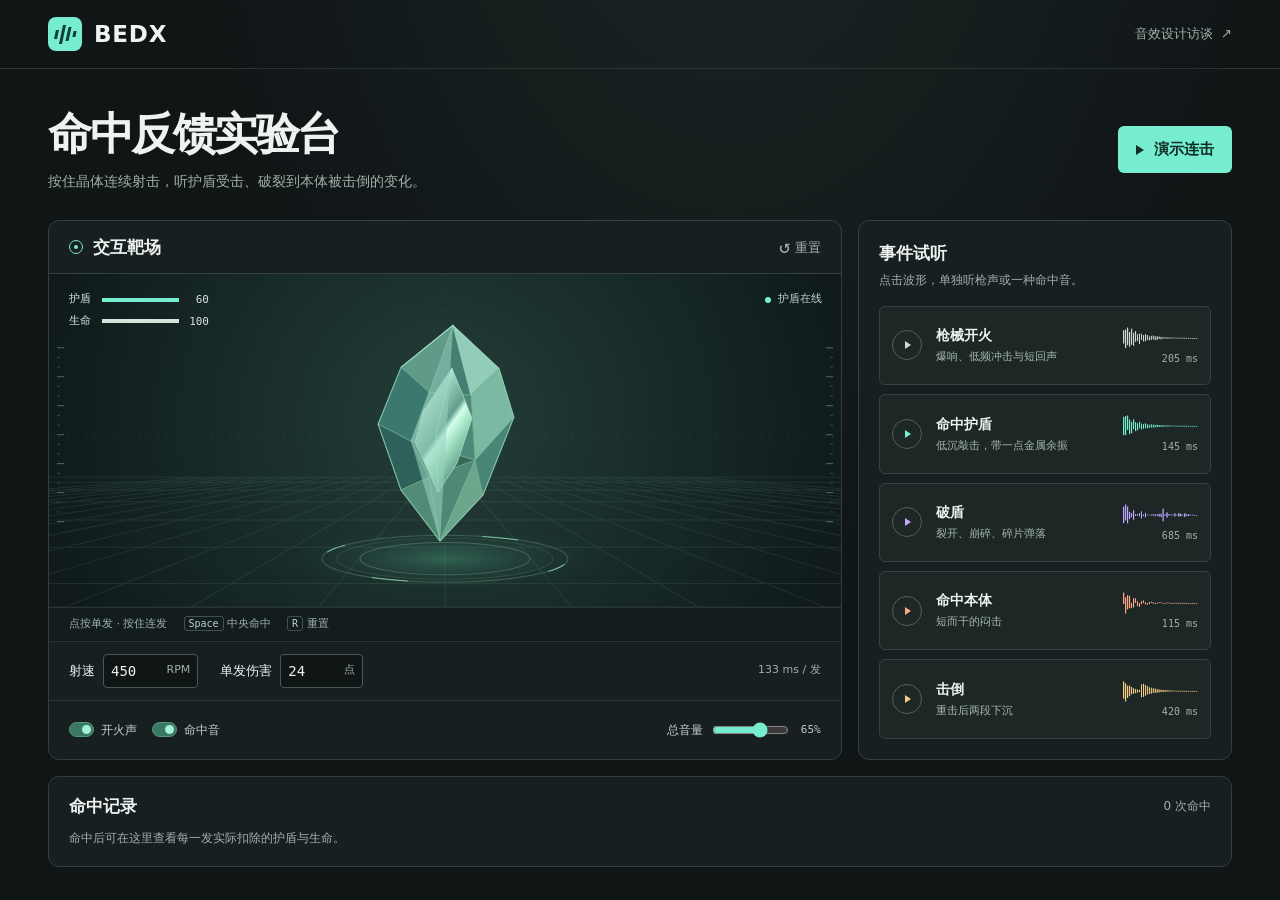
<file: bedx/index.html>
<!doctype html>
<html lang="zh-CN">
<head>
  <meta charset="utf-8">
  <meta name="viewport" content="width=device-width, initial-scale=1">
  <meta name="color-scheme" content="dark">
  <meta name="theme-color" content="#101516">
  <title>BEDX · 命中反馈实验台</title>
  <link rel="stylesheet" href="lab.css?v=2">
  <script defer src="src/target.js?v=2"></script>
  <script defer src="src/foley.js?v=2"></script>
  <script defer src="src/sound.js?v=2"></script>
  <script defer src="src/scene.js?v=2"></script>
  <script defer src="src/lab.js?v=2"></script>
</head>
<body>
  <header class="site-head">
    <div class="wrap topbar">
      <div class="brand" aria-label="BEDX"><span class="brand-mark" aria-hidden="true"><i></i><i></i><i></i><i></i></span>BEDX</div>
      <a href="https://www.asoundeffect.com/apex-legends-sound/" target="_blank" rel="noreferrer">音效设计访谈 <span aria-hidden="true">↗︎</span></a>
    </div>
  </header>
  <main class="wrap">
    <section class="intro">
      <div>
        <h1>命中反馈实验台</h1>
        <p>按住晶体连续射击，听护盾受击、破裂到本体被击倒的变化。</p>
      </div>
      <button class="demo" id="demo" type="button"><span class="play-icon" aria-hidden="true"></span><span id="demo-label">演示连击</span></button>
    </section>

    <div class="workspace">
      <section class="panel range-panel" aria-labelledby="range-heading">
        <div class="panel-head"><h2 id="range-heading"><span class="scope-icon" aria-hidden="true"></span>交互靶场</h2>
          <button class="quiet" id="reset" type="button"><span aria-hidden="true">↺</span> 重置</button>
        </div>
        <div class="field">
          <canvas id="field" tabindex="0" role="button" aria-label="训练晶体，按住空格或回车可连续命中，点击空处可对比未命中射击">可用下方按钮演示完整命中序列。</canvas>
          <div class="vitals">
            <div class="vital shield"><span>护盾</span><i><b id="shield-bar"></b></i><output id="shield">60</output></div>
            <div class="vital health"><span>生命</span><i><b id="health-bar"></b></i><output id="health">100</output></div>
          </div>
          <div class="target-state" id="target-state">护盾在线</div>
        </div>
        <div class="field-guide"><span>点按单发 · 按住连发</span><span class="key-guide"><kbd>Space</kbd> 中央命中</span><span class="key-guide"><kbd>R</kbd> 重置</span></div>
        <fieldset class="weapon-settings">
          <legend class="sr-only">射击参数</legend>
          <label for="rpm">射速 <span class="number-unit"><input id="rpm" type="number" min="1" max="1800" step="1" value="450" inputmode="numeric" required aria-describedby="cadence config-status"><span>RPM</span></span></label>
          <label for="damage">单发伤害 <span class="number-unit"><input id="damage" type="number" min="1" step="1" value="24" inputmode="numeric" required aria-describedby="config-status"><span>点</span></span></label>
          <output id="cadence" for="rpm"></output>
        </fieldset>
        <p id="config-status" role="status" hidden></p>
        <div class="mixer">
          <fieldset><legend class="sr-only">靶场音轨</legend>
            <label class="switch"><input id="shot-mix" type="checkbox" checked><i aria-hidden="true"></i>开火声</label>
            <label class="switch"><input id="hit-mix" type="checkbox" checked><i aria-hidden="true"></i>命中音</label>
          </fieldset>
          <label class="volume">总音量 <input id="volume" type="range" min="0" max="100" value="65"><output for="volume" id="volume-value">65%</output></label>
        </div>
        <p id="audio-status" role="status" hidden></p>
      </section>

      <section class="panel bank-panel" aria-labelledby="bank-heading">
        <div class="bank-intro"><h2 id="bank-heading">事件试听</h2><p>点击波形，单独听枪声或一种命中音。</p></div>
        <div id="bank" class="bank"></div>
      </section>
    </div>

    <section class="panel trace" aria-labelledby="trace-heading">
      <div class="trace-head"><h2 id="trace-heading">命中记录</h2><output id="count">0 次命中</output></div>
      <p class="trace-empty" id="empty-log">命中后可在这里查看每一发实际扣除的护盾与生命。</p>
      <ol id="log" hidden></ol>
    </section>
    <div class="sr-only" id="announce" role="status" aria-atomic="true"></div>
  </main>
</body>
</html>
</file>
<file: bedx/lab.css>
:root {
  color-scheme: dark;
  --bg: #101516; --surface: #181f20; --line: #34403e; --faint-line: #2a3433;
  --ink: #edf3f0; --muted: #a0b0aa; --accent: #76edce;
  --sans: "Inter", "PingFang SC", "Microsoft YaHei", system-ui, sans-serif;
  --mono: "IBM Plex Mono", ui-monospace, SFMono-Regular, Consolas, monospace;
  font: 15px/1.5 var(--sans); color: var(--ink); background: var(--bg);
}
* { box-sizing: border-box; }
body { margin: 0; min-height: 100vh; background: radial-gradient(ellipse at 57% -30%, #1c2726, transparent 53%), var(--bg); }
button, input { font: inherit; }
button, a, input { -webkit-tap-highlight-color: transparent; }
button { cursor: pointer; color: inherit; }
button:focus-visible, a:focus-visible, input:focus-visible, canvas:focus-visible { outline: 2px solid var(--accent); outline-offset: 4px; }
button:disabled { cursor: default; }
.wrap { width: min(1184px, calc(100% - 80px)); margin-inline: auto; }
.site-head { border-bottom: 1px solid var(--faint-line); }
.topbar { display: flex; justify-content: space-between; align-items: center; height: 68px; }
.brand { display: flex; align-items: center; gap: 12px; font: 800 23px/1 "Barlow", var(--sans); letter-spacing: .035em; }
.brand-mark { display: inline-flex; align-items: center; justify-content: center; gap: 3px; width: 34px; height: 34px; border-radius: 8px; background: var(--accent); }
.brand-mark i { background: #103e32; width: 3px; height: 9px; transform: skewX(-12deg); }
.brand-mark i:nth-child(2) { height: 19px; }
.brand-mark i:nth-child(3) { height: 14px; }
.brand-mark i:nth-child(4) { height: 6px; }
.topbar a { display: inline-flex; align-items: center; gap: 8px; color: var(--muted); text-decoration: none; font-size: 13px; }
.topbar a:hover { color: var(--accent); }
.intro { display: flex; gap: 24px; justify-content: space-between; align-items: center; padding: 38px 0 28px; }
h1, h2, p { margin: 0; }
h1 { font-size: clamp(32px, 3.45vw, 49px); line-height: 1.23; letter-spacing: -.055em; font-weight: 720; }
.intro p { margin-top: 10px; color: var(--muted); font-size: 14px; }
.demo { border: 0; border-radius: 6px; background: var(--accent); color: #102e25; font-weight: 700; padding: 12px 18px; min-height: 44px; display: inline-flex; align-items: center; justify-content: center; gap: 10px; white-space: nowrap; }
.demo:hover { background: #a0f8e2; }
.demo:active { transform: translateY(1px); }
.play-icon { display: inline-block; width: 0; height: 0; border-block: 5px solid transparent; border-left: 8px solid currentColor; }
.demo.running .play-icon { width: 9px; height: 9px; border: 0; background: currentColor; }
.workspace { display: grid; grid-template-columns: minmax(0, 2.12fr) minmax(270px, 1fr); gap: 16px; align-items: stretch; }
.panel { min-width: 0; background: var(--surface); border: 1px solid var(--line); border-radius: 11px; overflow: hidden; }
.panel-head, .trace-head { display: flex; justify-content: space-between; align-items: center; gap: 10px; }
.panel-head { padding: 0 20px; height: 53px; border-bottom: 1px solid var(--line); }
h2 { font-weight: 650; font-size: 17px; letter-spacing: .005em; }
.panel-head h2 { display: flex; align-items: center; gap: 10px; }
.scope-icon { width: 14px; height: 14px; position: relative; border: 1.5px solid var(--accent); border-radius: 50%; }
.scope-icon::after { content: ""; position: absolute; inset: 4px; background: var(--accent); border-radius: 50%; }
.quiet { border: 0; background: transparent; font-size: 13px; color: var(--muted); padding: 7px 0 7px 9px; }
.quiet span { font: 19px/1 var(--mono); vertical-align: -1px; }
.quiet:hover { color: var(--ink); }
.field { position: relative; background: #101c1d; }
#field { display: block; width: 100%; height: clamp(300px, 26vw, 375px); touch-action: none; cursor: crosshair; }
#field:focus-visible { outline-offset: -4px; }
.vitals, .target-state { position: absolute; pointer-events: none; top: 17px; }
.vitals { left: 20px; width: 140px; display: grid; gap: 5px; }
.vital { display: grid; grid-template-columns: 26px 1fr 23px; gap: 7px; align-items: center; color: #d8e5df; font-size: 11px; }
.vital i { height: 4px; background: #334744; }
.vital b { display: block; width: 100%; height: 100%; transform-origin: left; background: #d6e3db; }
.vital.shield b { background: var(--accent); }
.vital output { text-align: right; font: 11px var(--mono); }
.target-state { right: 19px; display: flex; align-items: center; gap: 7px; font-size: 11px; color: #bbd5cb; }
.target-state::before { content: ""; width: 6px; height: 6px; border-radius: 50%; background: var(--state-color, var(--accent)); }
.field-guide { display: flex; align-items: center; gap: 16px; padding: 8px 20px; color: #a1b3ad; background: #131d1d; border-block: 1px solid var(--faint-line); font-size: 11px; }
.field-guide span { white-space: nowrap; }
kbd { border: 1px solid #41524c; border-radius: 3px; padding: 1px 4px; font: 10px var(--mono); color: #c1d0c9; }
.weapon-settings { display: flex; align-items: center; gap: 10px 22px; flex-wrap: wrap; min-width: 0; margin: 0; padding: 12px 20px; border: 0; border-bottom: 1px solid var(--faint-line); }
.weapon-settings label { display: inline-flex; align-items: center; gap: 8px; font-size: 13px; color: var(--ink); }
.number-unit { display: inline-flex; align-items: center; gap: 5px; padding: 3px 7px; border: 1px solid #485852; border-radius: 4px; background: var(--bg); }
.number-unit:focus-within { border-color: var(--accent); }
.number-unit input { width: 6ch; min-height: 26px; padding: 0; border: 0; background: transparent; color: var(--ink); font: 14px var(--mono); }
.number-unit input[aria-invalid="true"] { color: #ffba9d; }
.number-unit span, #cadence { color: var(--muted); font-size: 11px; }
#cadence { margin-left: auto; font-variant-numeric: tabular-nums; }
#config-status { padding: 6px 20px 0; font-size: 12px; color: #ffba9d; }
.mixer { display: flex; gap: 12px; align-items: center; justify-content: space-between; min-height: 58px; padding: 12px 20px; }
.mixer fieldset { display: flex; gap: 15px; padding: 0; margin: 0; border: 0; }
.switch, .volume { display: flex; align-items: center; color: #c1cec8; font-size: 12px; gap: 7px; white-space: nowrap; }
.switch { cursor: pointer; position: relative; min-height: 28px; }
.switch input { position: absolute; opacity: 0; width: 100%; height: 100%; margin: 0; cursor: pointer; }
.switch i { pointer-events: none; width: 25px; height: 15px; background: #3a4642; border: 1px solid #53635d; border-radius: 12px; padding: 2px; }
.switch i::after { content: ""; display: block; width: 9px; height: 9px; border-radius: 50%; background: #b3c4bb; }
.switch input:checked + i { background: #3a7864; border-color: #55987f; }
.switch input:checked + i::after { transform: translateX(10px); background: #a6f2d8; }
.switch input:focus-visible + i { outline: 2px solid var(--accent); outline-offset: 3px; }
.volume input { accent-color: var(--accent); width: clamp(52px, 6vw, 90px); cursor: pointer; }
.volume output { font: 11px var(--mono); min-width: 3.4ch; text-align: right; }
#audio-status { padding: 0 20px 10px; font-size: 12px; color: #f4cb89; }
.bank-panel { padding: 20px; display: flex; flex-direction: column; }
.bank-intro p { font-size: 12px; color: var(--muted); margin-top: 4px; }
.bank { display: grid; grid-template-rows: repeat(5, 1fr); gap: 9px; flex: 1; margin-top: 17px; }
.sample { width: 100%; display: grid; grid-template-columns: 32px minmax(0, 1fr) minmax(40px, 75px); align-items: center; gap: 12px; min-height: 60px; padding: 10px 12px; text-align: left; background: #1d2726; border: 1px solid #35433e; border-radius: 6px; }
.sample:hover, .sample.playing { border-color: var(--cue); background: #25312e; }
.sample .play { width: 30px; height: 30px; border: 1px solid #506058; border-radius: 50%; color: var(--cue); display: grid; place-items: center; }
.sample .play-icon { margin-left: 2px; border-block-width: 4px; border-left-width: 6px; }
.sample-copy { display: grid; gap: 3px; }
.sample-copy strong { font-size: 14px; font-weight: 600; }
.sample-copy small { color: #a8b8b1; font-size: 11px; }
.wave { min-width: 0; display: grid; justify-items: end; gap: 4px; }
.wave canvas { display: block; width: 100%; height: 22px; }
.wave small, .trace-head output { color: var(--muted); font: 10px var(--mono); }
.wave small { white-space: nowrap; }
.trace { padding: 17px 20px; margin: 16px 0 26px; }
.trace-head output { font: 12px var(--sans); }
.trace-empty { font-size: 12px; color: var(--muted); margin: 10px 0 2px; }
#log { list-style: none; display: flex; gap: 8px; margin: 12px 0 0; padding: 0; flex-wrap: wrap; }
#log[hidden], [hidden] { display: none; }
#log li { display: grid; align-content: start; gap: 3px; padding: 7px 10px; min-width: 108px; border: 1px solid var(--faint-line); border-left: 2px solid var(--cue); border-radius: 3px; font-size: 12px; }
#log small { font-size: 10px; color: var(--muted); }
.sr-only { position: absolute; width: 1px; height: 1px; padding: 0; overflow: hidden; clip-path: inset(50%); white-space: nowrap; }
@media (max-width: 880px) {
  .wrap { width: calc(100% - 40px); }
  .workspace { grid-template-columns: minmax(0, 1.6fr) minmax(245px, 1fr); gap: 12px; }
  .bank-panel { padding: 15px; }
  .sample { grid-template-columns: 27px minmax(0, 1fr) 55px; gap: 9px; padding-inline: 9px; }
  .sample .play { width: 26px; height: 26px; }
  .mixer { flex-wrap: wrap; gap: 5px 10px; }
}
@media (max-width: 700px) {
  .wrap { width: calc(100% - 28px); }
  .topbar { height: 54px; }
  .intro { padding: 24px 0 18px; gap: 12px; flex-wrap: wrap; }
  .intro p { font-size: 13px; margin-top: 6px; }
  .demo { padding: 9px 14px; font-size: 13px; min-height: 38px; }
  .workspace { grid-template-columns: 1fr; }
  #field { height: clamp(260px, 56vw, 335px); }
  .bank { grid-template-columns: repeat(2, minmax(0, 1fr)); grid-template-rows: auto; margin-top: 12px; }
  .sample { grid-template-columns: minmax(0, 1fr) 40px; }
  .sample[data-cue="shot"] { grid-column: 1 / -1; }
  .sample .play { display: none; }
  .vitals { left: 14px; width: 112px; }
  .target-state { right: 14px; }
  .field-guide, .panel-head, .mixer, .weapon-settings, #config-status { padding-inline: 14px; }
  .weapon-settings { gap: 7px 16px; }
  .number-unit input { font-size: 16px; }
  .mixer fieldset { gap: 10px; }
  .trace { margin-top: 12px; }
}
@media (pointer: coarse) and (hover: none) {
  .field-guide .key-guide { display: none; }
}
@media (max-width: 360px) {
  .bank { grid-template-columns: 1fr; }
  .sample { grid-template-columns: 30px 1fr 60px; }
  .sample .play { display: grid; }
  .mixer { align-items: flex-start; }
}
</file>
